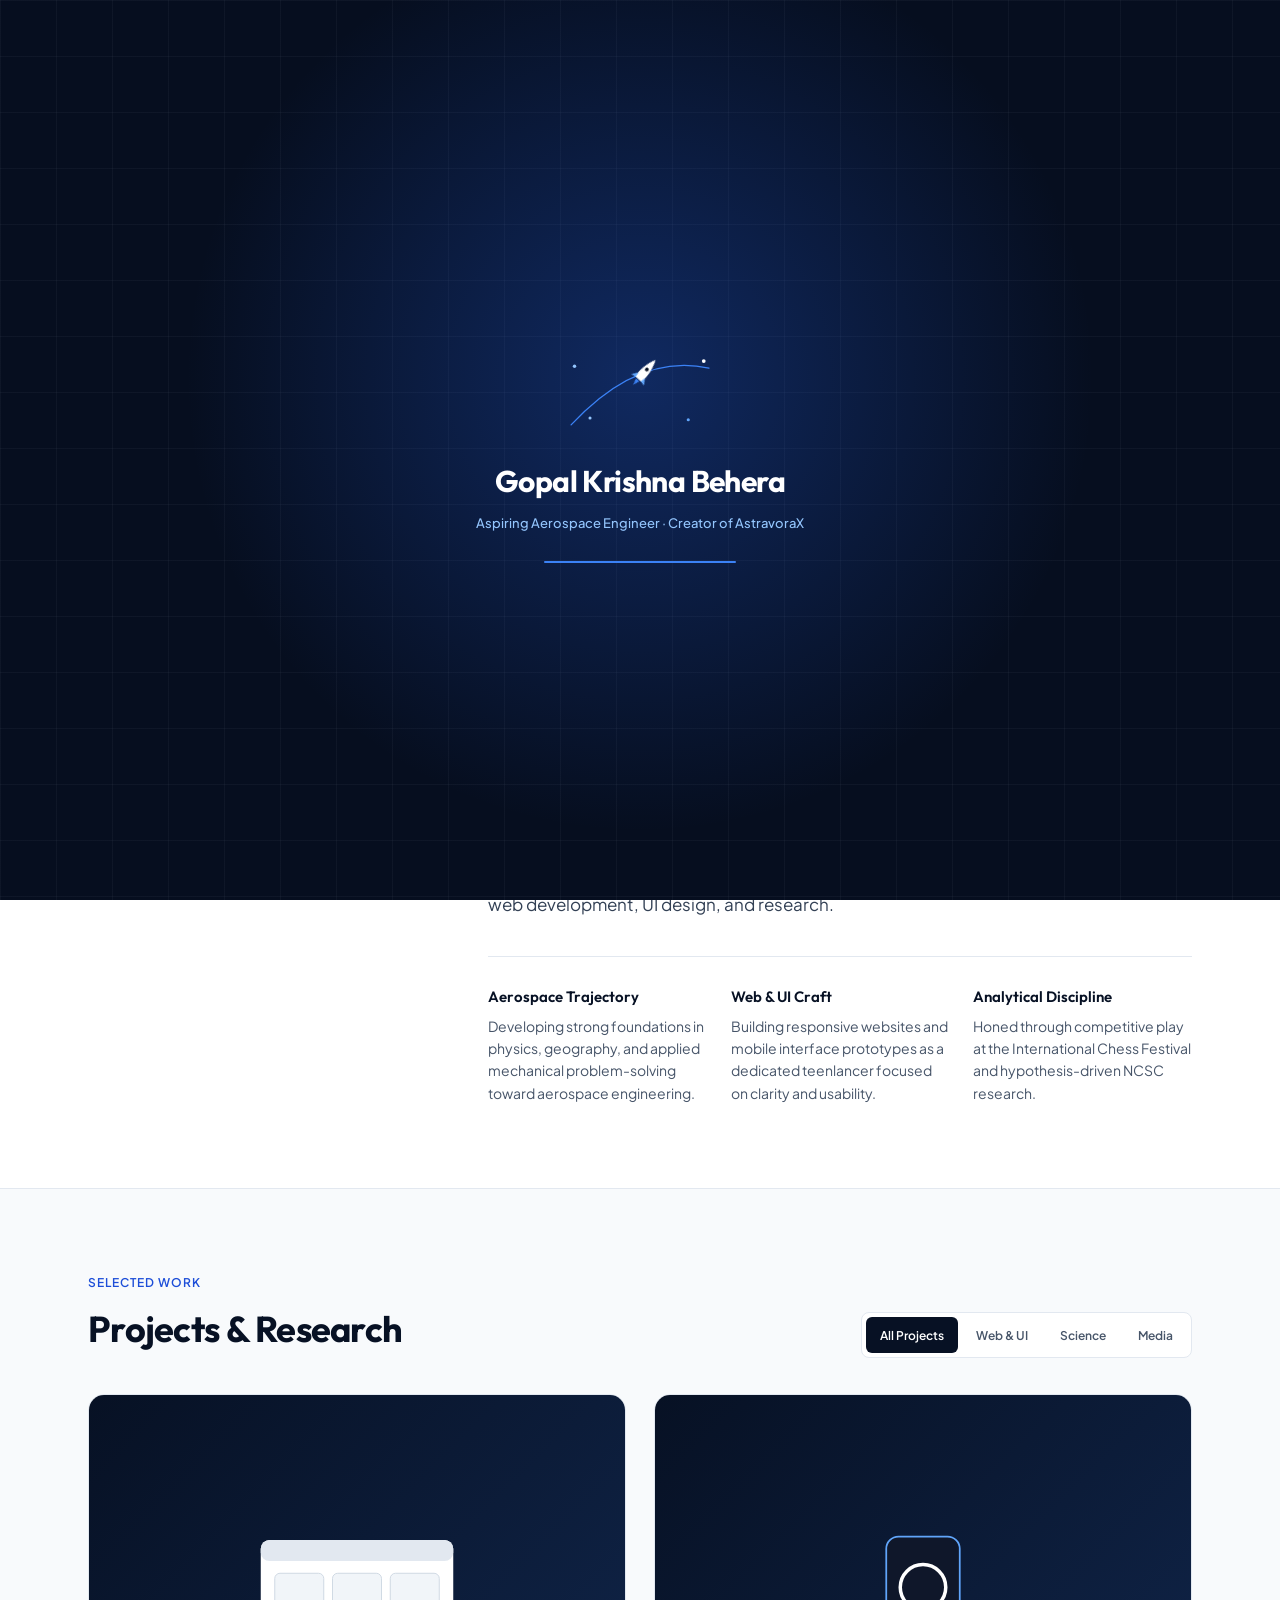
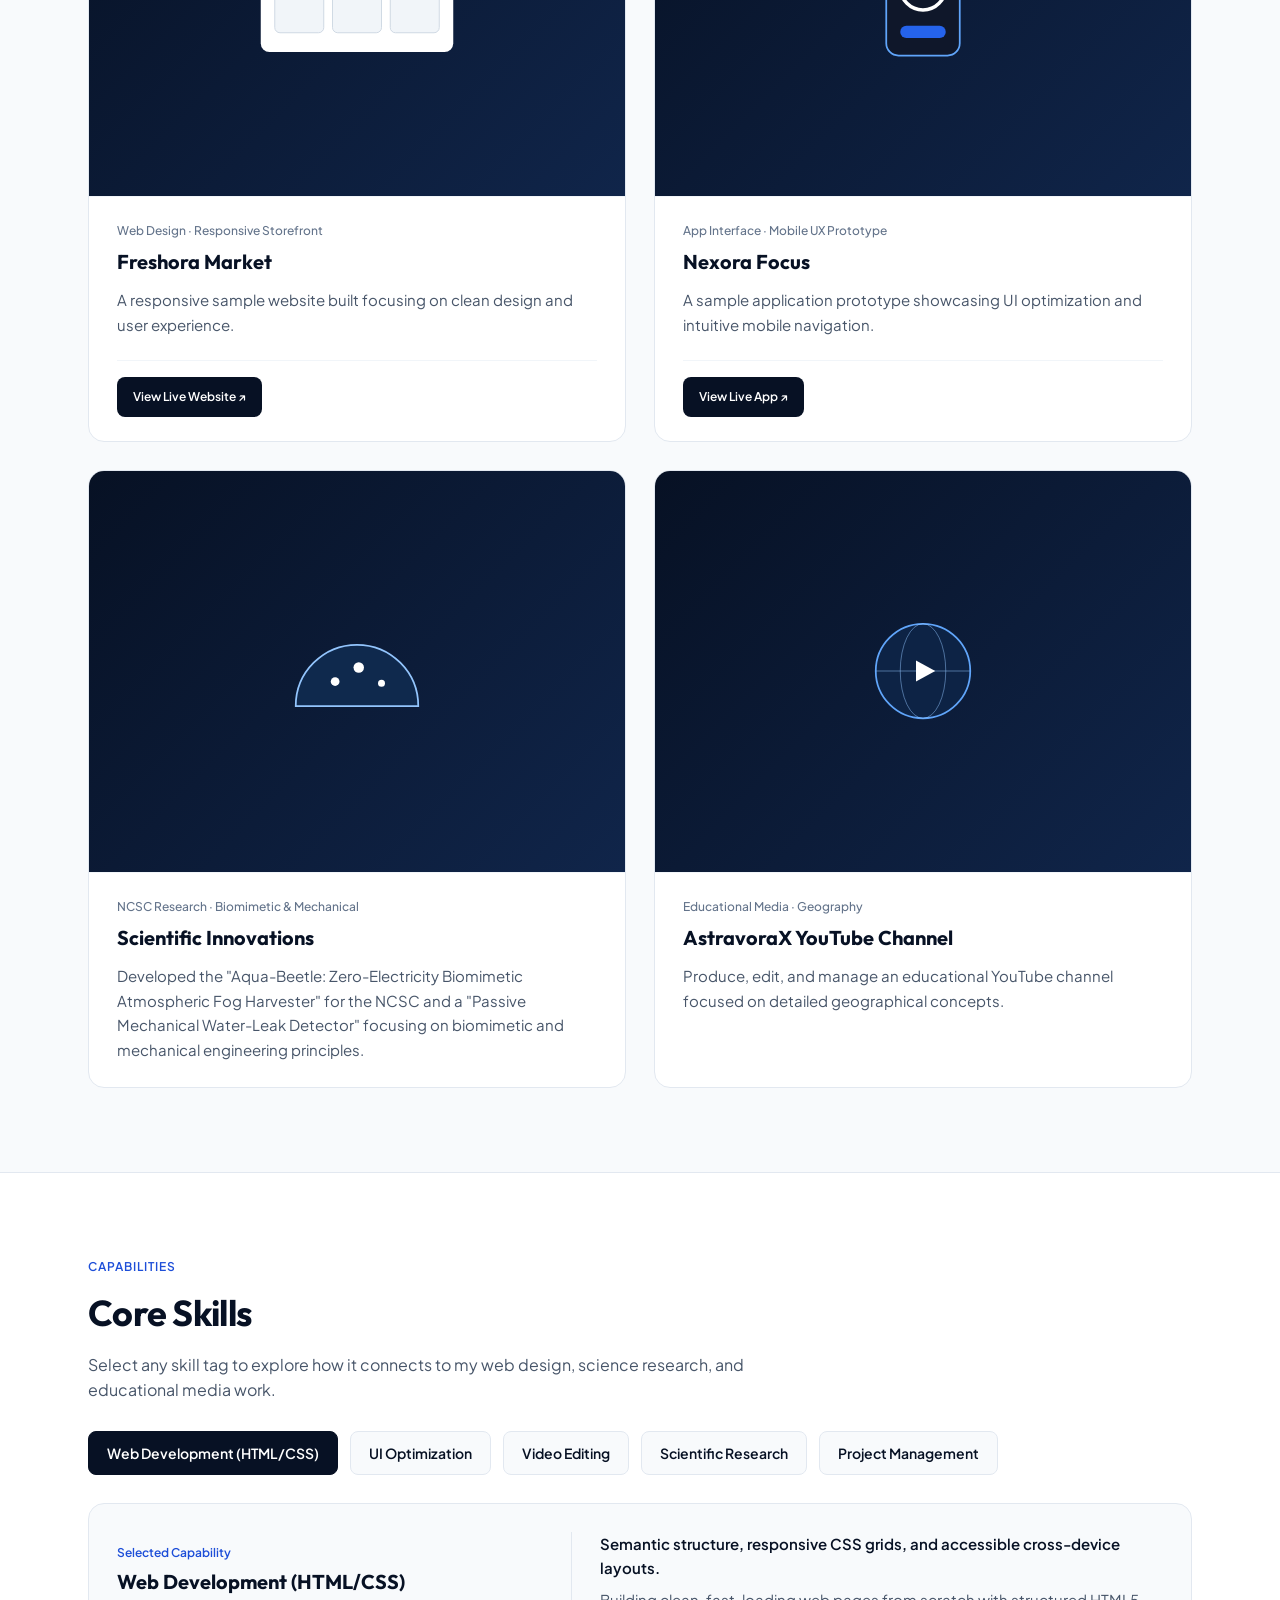
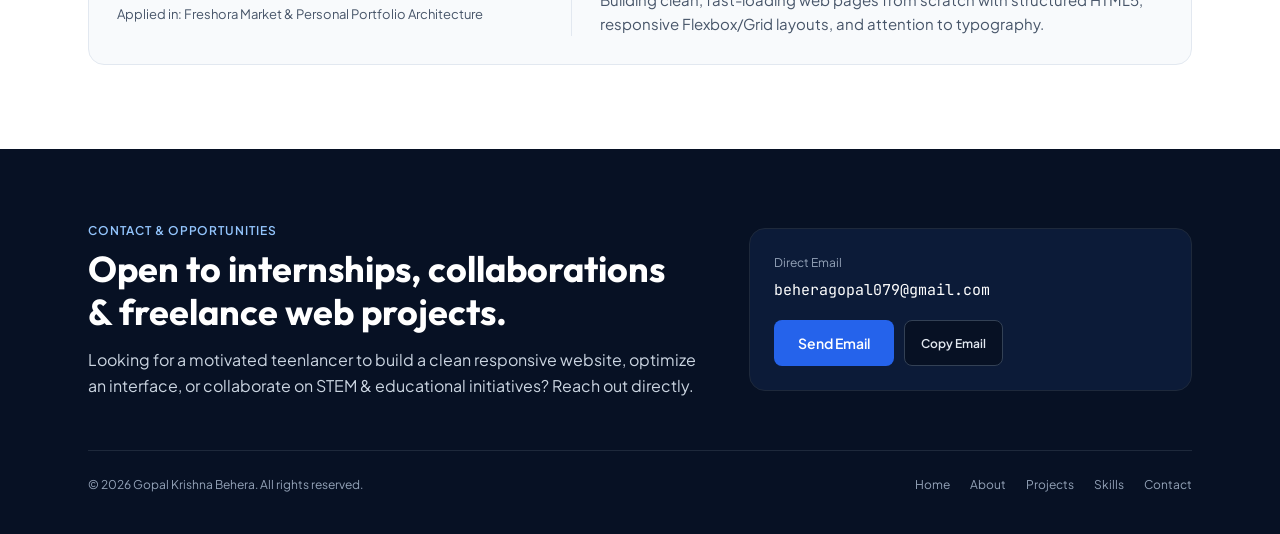
<file: public/gopal-portfolio.html>
<!DOCTYPE html>
<html lang="en">
  <head>
    <meta charset="UTF-8" />
    <meta name="viewport" content="width=device-width, initial-scale=1.0" />
    <title>Gopal Krishna Behera — Portfolio</title>
    <meta
      name="description"
      content="Personal portfolio of Gopal Krishna Behera: Class 9 student, aspiring aerospace engineer, web designer, and creator of AstravoraX."
    />
    <link rel="preconnect" href="https://fonts.googleapis.com" />
    <link rel="preconnect" href="https://fonts.gstatic.com" crossorigin />
    <link
      href="https://fonts.googleapis.com/css2?family=JetBrains+Mono:wght@400;500&family=Outfit:wght@500;600;700&family=Plus+Jakarta+Sans:wght@400;500;600;700&display=swap"
      rel="stylesheet"
    />
    <style>
      :root {
        --space-navy: #071124;
        --space-blue: #0c1b38;
        --cobalt: #2563eb;
        --cobalt-hover: #1d4ed8;
        --white: #ffffff;
        --surface-alt: #f8fafc;
        --border: #e2e8f0;
        --border-dark: #1e293b;
        --text-main: #0f172a;
        --text-muted: #475569;
        --text-light: #cbd5e1;
        --font-display: "Outfit", system-ui, -apple-system, sans-serif;
        --font-body: "Plus Jakarta Sans", system-ui, -apple-system, sans-serif;
        --font-mono: "JetBrains Mono", ui-monospace, monospace;
      }

      *,
      *::before,
      *::after {
        box-sizing: border-box;
      }

      html {
        scroll-behavior: smooth;
        font-family: var(--font-body);
        color: var(--text-main);
        background-color: var(--white);
        -webkit-font-smoothing: antialiased;
      }

      body {
        margin: 0;
        line-height: 1.6;
      }

      h1,
      h2,
      h3,
      h4 {
        margin: 0;
        font-family: var(--font-display);
        text-wrap: balance;
      }

      p {
        margin: 0;
      }

      a {
        color: inherit;
        text-decoration: none;
      }

      .container {
        width: 100%;
        max-width: 1152px;
        margin: 0 auto;
        padding: 0 24px;
      }

      /* Sticky Navigation Bar */
      .site-header {
        position: sticky;
        top: 0;
        z-index: 40;
        background: rgba(255, 255, 255, 0.96);
        backdrop-filter: blur(10px);
        border-bottom: 1px solid var(--border);
      }

      .nav-inner {
        display: flex;
        align-items: center;
        justify-content: space-between;
        gap: 32px;
        height: 64px;
      }

      .brand {
        font-family: var(--font-display);
        font-size: 1.125rem;
        font-weight: 700;
        letter-spacing: -0.02em;
        color: var(--space-navy);
        white-space: nowrap;
        flex-shrink: 0;
      }

      .nav-links {
        display: flex;
        align-items: center;
        gap: 28px;
        font-size: 0.875rem;
        font-weight: 500;
        color: var(--text-muted);
      }

      .nav-links a {
        position: relative;
        padding: 4px 0;
        white-space: nowrap;
        flex-shrink: 0;
        transition: color 150ms ease;
      }

      .nav-links a::after {
        content: "";
        position: absolute;
        left: 0;
        right: 0;
        bottom: -2px;
        height: 2px;
        background: var(--cobalt);
        transform: scaleX(0);
        transform-origin: left;
        transition: transform 150ms ease;
      }

      .nav-links a:hover,
      .nav-links a.active {
        color: var(--space-navy);
      }

      .nav-links a.active {
        font-weight: 600;
      }

      .nav-links a.active::after {
        transform: scaleX(1);
      }

      .nav-actions {
        display: flex;
        align-items: center;
        gap: 12px;
        flex-shrink: 0;
      }

      .nav-cta {
        display: inline-flex;
        align-items: center;
        justify-content: center;
        padding: 9px 16px;
        border-radius: 8px;
        background: var(--space-navy);
        color: var(--white);
        font-size: 0.75rem;
        font-weight: 600;
        white-space: nowrap;
        transition: background-color 150ms ease;
      }

      .nav-cta:hover {
        background: var(--cobalt-hover);
      }

      .menu-toggle {
        display: none;
        width: 44px;
        height: 44px;
        border: 1px solid var(--border);
        border-radius: 8px;
        background: var(--white);
        color: var(--text-main);
        cursor: pointer;
        align-items: center;
        justify-content: center;
      }

      .mobile-drawer {
        display: none;
        border-top: 1px solid var(--border);
        background: var(--white);
        padding: 12px 24px 16px;
      }

      .mobile-drawer.open {
        display: block;
      }

      .mobile-drawer a {
        display: flex;
        align-items: center;
        min-height: 44px;
        padding: 0 12px;
        border-radius: 8px;
        font-size: 0.9375rem;
        font-weight: 500;
        color: var(--text-main);
      }

      .mobile-drawer a:hover {
        background: var(--surface-alt);
      }

      /* Hero Section */
      .hero {
        background: var(--space-navy);
        color: var(--white);
        padding: 72px 0 64px;
        background-image:
          radial-gradient(circle at 20% 20%, rgba(37, 99, 235, 0.25), transparent 45%),
          linear-gradient(to right, rgba(148, 163, 184, 0.06) 1px, transparent 1px),
          linear-gradient(to bottom, rgba(148, 163, 184, 0.06) 1px, transparent 1px);
        background-size: 100% 100%, 64px 64px, 64px 64px;
      }

      .hero-split {
        display: grid;
        grid-template-columns: 1.25fr 1fr;
        gap: 48px;
        align-items: stretch;
      }

      .hero-kicker {
        font-size: 0.875rem;
        font-weight: 500;
        color: #93c5fd;
      }

      .hero h1 {
        margin-top: 14px;
        font-size: clamp(2.25rem, 4.5vw, 3.5rem);
        font-weight: 700;
        line-height: 1.08;
        letter-spacing: -0.02em;
        max-width: 16ch;
      }

      .hero-lead {
        margin-top: 20px;
        max-width: 56ch;
        font-size: 1.0625rem;
        line-height: 1.65;
        color: var(--text-light);
      }

      .hero-cta-wrap {
        margin-top: 32px;
      }

      .btn-primary {
        display: inline-flex;
        align-items: center;
        justify-content: center;
        gap: 8px;
        min-height: 44px;
        padding: 12px 24px;
        border-radius: 8px;
        background: var(--cobalt);
        color: var(--white);
        font-size: 0.875rem;
        font-weight: 600;
        border: none;
        cursor: pointer;
        transition: background-color 150ms ease;
      }

      .btn-primary:hover {
        background: #3b82f6;
      }

      .hero-visual {
        border-radius: 16px;
        border: 1px solid rgba(148, 163, 184, 0.22);
        background: linear-gradient(145deg, #0b1933 0%, #091429 100%);
        display: flex;
        align-items: center;
        justify-content: center;
        padding: 28px;
        min-height: 300px;
      }

      .hero-highlights {
        margin-top: 48px;
        padding-top: 32px;
        border-top: 1px solid var(--border-dark);
        display: grid;
        grid-template-columns: repeat(4, minmax(0, 1fr));
        gap: 24px;
      }

      .highlight-label {
        font-family: var(--font-mono);
        font-size: 0.75rem;
        color: #93c5fd;
      }

      .highlight-title {
        margin-top: 6px;
        font-family: var(--font-display);
        font-size: 1rem;
        font-weight: 600;
        color: var(--white);
      }

      .highlight-sub {
        margin-top: 2px;
        font-size: 0.875rem;
        color: #94a3b8;
      }

      /* Section Shared Styles */
      .section {
        padding: 84px 0;
      }

      .section-alt {
        background: var(--surface-alt);
        border-top: 1px solid var(--border);
        border-bottom: 1px solid var(--border);
      }

      .section-kicker {
        font-size: 0.75rem;
        font-weight: 600;
        letter-spacing: 0.08em;
        text-transform: uppercase;
        color: var(--cobalt-hover);
      }

      .section-title {
        margin-top: 8px;
        font-size: clamp(1.75rem, 3vw, 2.25rem);
        font-weight: 700;
        letter-spacing: -0.02em;
        color: var(--space-navy);
      }

      /* About Section */
      .about-grid {
        display: grid;
        grid-template-columns: 1fr 2fr;
        gap: 48px;
      }

      .about-copy {
        font-size: 1.0625rem;
        line-height: 1.75;
        color: #334155;
        max-width: 66ch;
      }

      .about-pillars {
        margin-top: 36px;
        padding-top: 28px;
        border-top: 1px solid var(--border);
        display: grid;
        grid-template-columns: repeat(3, minmax(0, 1fr));
        gap: 24px;
      }

      .pillar-title {
        font-size: 0.9375rem;
        font-weight: 600;
        color: var(--space-navy);
      }

      .pillar-text {
        margin-top: 6px;
        font-size: 0.875rem;
        line-height: 1.6;
        color: var(--text-muted);
      }

      /* Projects Section */
      .projects-header {
        display: flex;
        flex-wrap: wrap;
        align-items: flex-end;
        justify-content: space-between;
        gap: 24px;
      }

      .filter-tabs {
        display: inline-flex;
        flex-wrap: wrap;
        gap: 4px;
        padding: 4px;
        background: var(--white);
        border: 1px solid var(--border);
        border-radius: 8px;
      }

      .filter-btn {
        min-height: 36px;
        padding: 6px 14px;
        border: none;
        border-radius: 6px;
        background: transparent;
        color: var(--text-muted);
        font-family: var(--font-body);
        font-size: 0.75rem;
        font-weight: 600;
        cursor: pointer;
        white-space: nowrap;
        transition: background-color 150ms ease, color 150ms ease;
      }

      .filter-btn:hover {
        color: var(--space-navy);
        background: var(--surface-alt);
      }

      .filter-btn.active {
        background: var(--space-navy);
        color: var(--white);
      }

      .projects-grid {
        margin-top: 36px;
        display: grid;
        grid-template-columns: repeat(2, minmax(0, 1fr));
        gap: 28px;
      }

      .project-card {
        display: flex;
        flex-direction: column;
        background: var(--white);
        border: 1px solid var(--border);
        border-radius: 16px;
        overflow: hidden;
        transition:
          transform 200ms cubic-bezier(0.16, 1, 0.3, 1),
          box-shadow 200ms cubic-bezier(0.16, 1, 0.3, 1),
          border-color 200ms ease;
      }

      .project-card:hover {
        transform: translate3d(0, -4px, 0);
        border-color: #cbd5e1;
        box-shadow: 0 18px 34px -16px rgba(7, 17, 36, 0.16);
      }

      .project-card.hidden {
        display: none;
      }

      .project-media {
        aspect-ratio: 4 / 3;
        background: linear-gradient(135deg, #071124 0%, #10254a 100%);
        border-bottom: 1px solid #f1f5f9;
        display: flex;
        align-items: center;
        justify-content: center;
        padding: 24px;
        overflow: hidden;
      }

      .project-media svg {
        transition: transform 350ms cubic-bezier(0.16, 1, 0.3, 1);
      }

      .project-card:hover .project-media svg {
        transform: scale(1.045);
      }

      .project-body {
        display: flex;
        flex: 1;
        flex-direction: column;
        padding: 24px 28px;
      }

      .project-kicker {
        font-size: 0.75rem;
        font-weight: 500;
        color: #64748b;
      }

      .project-title {
        margin-top: 6px;
        font-size: 1.25rem;
        font-weight: 700;
        color: var(--space-navy);
      }

      .project-desc {
        margin-top: 10px;
        flex: 1;
        font-size: 0.9375rem;
        line-height: 1.65;
        color: var(--text-muted);
      }

      .project-actions {
        margin-top: 22px;
        padding-top: 16px;
        border-top: 1px solid #f1f5f9;
        display: flex;
        flex-wrap: wrap;
        gap: 10px;
      }

      .btn-card {
        display: inline-flex;
        align-items: center;
        justify-content: center;
        gap: 6px;
        min-height: 40px;
        padding: 8px 16px;
        border-radius: 8px;
        background: var(--space-navy);
        color: var(--white);
        font-family: var(--font-body);
        font-size: 0.75rem;
        font-weight: 600;
        border: none;
        cursor: pointer;
        white-space: nowrap;
        transition: background-color 150ms ease;
      }

      .btn-card:hover {
        background: var(--cobalt-hover);
      }

      .btn-card-secondary {
        background: var(--white);
        color: #334155;
        border: 1px solid var(--border);
      }

      .btn-card-secondary:hover {
        background: var(--surface-alt);
        border-color: #cbd5e1;
      }

      /* Skills Section */
      .skills-intro {
        margin-top: 10px;
        max-width: 56ch;
        font-size: 1rem;
        color: var(--text-muted);
      }

      .skills-tags {
        margin-top: 28px;
        display: flex;
        flex-wrap: wrap;
        gap: 12px;
      }

      .skill-tag {
        min-height: 44px;
        padding: 10px 18px;
        border-radius: 8px;
        border: 1px solid var(--border);
        background: var(--surface-alt);
        color: var(--space-navy);
        font-family: var(--font-body);
        font-size: 0.875rem;
        font-weight: 600;
        cursor: pointer;
        white-space: nowrap;
        transition: background-color 150ms ease, color 150ms ease, border-color 150ms ease;
      }

      .skill-tag:hover {
        border-color: #93c5fd;
        background: #eff6ff;
      }

      .skill-tag.active {
        background: var(--space-navy);
        border-color: var(--space-navy);
        color: var(--white);
      }

      .skill-detail {
        margin-top: 28px;
        padding: 28px;
        border-radius: 16px;
        border: 1px solid var(--border);
        background: var(--surface-alt);
        display: grid;
        grid-template-columns: 1fr 1.4fr;
        gap: 32px;
        align-items: center;
      }

      .skill-detail-meta {
        font-size: 0.75rem;
        font-weight: 600;
        color: var(--cobalt-hover);
      }

      .skill-detail-name {
        margin-top: 4px;
        font-size: 1.25rem;
        font-weight: 700;
        color: var(--space-navy);
      }

      .skill-detail-applied {
        margin-top: 6px;
        font-size: 0.8125rem;
        color: var(--text-muted);
      }

      .skill-detail-body {
        border-left: 1px solid var(--border);
        padding-left: 28px;
      }

      .skill-detail-focus {
        font-size: 0.9375rem;
        font-weight: 600;
        color: var(--space-navy);
      }

      .skill-detail-desc {
        margin-top: 8px;
        font-size: 0.9375rem;
        color: var(--text-muted);
      }

      /* Contact Footer */
      .site-footer {
        background: var(--space-navy);
        color: var(--white);
        padding: 72px 0 40px;
      }

      .footer-grid {
        display: grid;
        grid-template-columns: 1.4fr 1fr;
        gap: 40px;
        align-items: center;
      }

      .footer-title {
        margin-top: 8px;
        font-size: clamp(1.625rem, 3vw, 2.25rem);
        font-weight: 700;
        line-height: 1.18;
      }

      .footer-copy {
        margin-top: 14px;
        max-width: 52ch;
        color: var(--text-light);
        font-size: 1rem;
      }

      .contact-card {
        background: var(--space-blue);
        border: 1px solid var(--border-dark);
        border-radius: 16px;
        padding: 24px;
      }

      .contact-label {
        font-size: 0.75rem;
        color: #94a3b8;
      }

      .contact-email {
        margin-top: 6px;
        font-family: var(--font-mono);
        font-size: 0.9375rem;
        color: var(--white);
        word-break: break-all;
      }

      .contact-actions {
        margin-top: 18px;
        display: flex;
        flex-wrap: wrap;
        gap: 10px;
      }

      .btn-copy {
        display: inline-flex;
        align-items: center;
        justify-content: center;
        min-height: 42px;
        padding: 8px 16px;
        border-radius: 8px;
        background: var(--space-navy);
        border: 1px solid #334155;
        color: #e2e8f0;
        font-family: var(--font-body);
        font-size: 0.75rem;
        font-weight: 600;
        cursor: pointer;
        transition: border-color 150ms ease, color 150ms ease;
      }

      .btn-copy:hover {
        border-color: #64748b;
        color: var(--white);
      }

      .footer-bottom {
        margin-top: 52px;
        padding-top: 24px;
        border-top: 1px solid var(--border-dark);
        display: flex;
        flex-wrap: wrap;
        justify-content: space-between;
        gap: 16px;
        font-size: 0.75rem;
        color: #94a3b8;
      }

      .footer-nav {
        display: flex;
        flex-wrap: wrap;
        gap: 20px;
      }

      .footer-nav a:hover {
        color: var(--white);
      }

      @media (max-width: 960px) {
        .hero-split,
        .about-grid,
        .footer-grid,
        .skill-detail {
          grid-template-columns: 1fr;
        }

        .skill-detail-body {
          border-left: none;
          padding-left: 0;
          border-top: 1px solid var(--border);
          padding-top: 18px;
        }

        .hero-highlights {
          grid-template-columns: repeat(2, minmax(0, 1fr));
        }
      }

      @media (max-width: 768px) {
        .nav-links,
        .nav-cta {
          display: none;
        }

        .menu-toggle {
          display: inline-flex;
        }

        .projects-grid,
        .about-pillars {
          grid-template-columns: 1fr;
        }

        .hero-highlights {
          grid-template-columns: 1fr;
        }
      }

      /* Opening Splash Screen (2.5s Aerospace Intro) */
      .splash-screen {
        position: fixed;
        inset: 0;
        z-index: 100;
        display: flex;
        flex-direction: column;
        align-items: center;
        justify-content: center;
        padding: 24px;
        background-color: #060e1f;
        background-image:
          radial-gradient(circle at 50% 42%, rgba(37, 99, 235, 0.32), transparent 55%),
          linear-gradient(to right, rgba(148, 163, 184, 0.06) 1px, transparent 1px),
          linear-gradient(to bottom, rgba(148, 163, 184, 0.06) 1px, transparent 1px);
        background-size: 100% 100%, 56px 56px, 56px 56px;
        color: var(--white);
        text-align: center;
        transition: opacity 550ms cubic-bezier(0.16, 1, 0.3, 1);
      }

      .splash-screen.fade-out {
        opacity: 0;
        pointer-events: none;
      }

      .splash-screen.is-gone {
        display: none;
      }

      .splash-inner {
        width: 100%;
        max-width: 420px;
        display: flex;
        flex-direction: column;
        align-items: center;
      }

      .splash-name {
        margin-top: 8px;
        font-family: var(--font-display);
        font-size: clamp(1.5rem, 4vw, 1.875rem);
        font-weight: 700;
        letter-spacing: -0.02em;
        opacity: 0;
        animation: splashReveal 700ms cubic-bezier(0.16, 1, 0.3, 1) 250ms forwards;
      }

      .splash-sub {
        margin-top: 8px;
        font-size: 0.8125rem;
        font-weight: 500;
        color: #93c5fd;
        opacity: 0;
        animation: splashReveal 700ms cubic-bezier(0.16, 1, 0.3, 1) 450ms forwards;
      }

      .splash-track {
        margin-top: 28px;
        width: 192px;
        height: 2px;
        border-radius: 999px;
        background: #1e293b;
        overflow: hidden;
      }

      .splash-fill {
        width: 100%;
        height: 100%;
        background: #3b82f6;
        transform: scaleX(0);
        transform-origin: left center;
        animation: splashProgress 2.35s cubic-bezier(0.22, 1, 0.36, 1) forwards;
      }

      .splash-star {
        animation: splashStarPulse 2.2s ease-in-out infinite;
        transform-origin: center;
      }

      .splash-orbit {
        stroke-dasharray: 320;
        stroke-dashoffset: 320;
        animation: splashOrbitDraw 1.6s cubic-bezier(0.16, 1, 0.3, 1) forwards;
      }

      .splash-rocket {
        animation: splashRocketAscend 2.1s cubic-bezier(0.16, 1, 0.3, 1) forwards;
      }

      @keyframes splashStarPulse {
        0%,
        100% {
          opacity: 0.25;
          transform: scale(0.88);
        }
        50% {
          opacity: 0.95;
          transform: scale(1.18);
        }
      }

      @keyframes splashOrbitDraw {
        from {
          stroke-dashoffset: 320;
        }
        to {
          stroke-dashoffset: 0;
        }
      }

      @keyframes splashRocketAscend {
        0% {
          opacity: 0;
          transform: translate3d(-18px, 18px, 0) scale(0.88);
        }
        20% {
          opacity: 1;
        }
        100% {
          opacity: 1;
          transform: translate3d(14px, -14px, 0) scale(1);
        }
      }

      @keyframes splashReveal {
        from {
          opacity: 0;
          transform: translate3d(0, 12px, 0);
        }
        to {
          opacity: 1;
          transform: translate3d(0, 0, 0);
        }
      }

      @keyframes splashProgress {
        from {
          transform: scaleX(0);
        }
        to {
          transform: scaleX(1);
        }
      }

      /* Scroll-Reveal Animation */
      .reveal-section {
        opacity: 0;
        transform: translate3d(0, 22px, 0);
        transition:
          opacity 600ms cubic-bezier(0.16, 1, 0.3, 1),
          transform 600ms cubic-bezier(0.16, 1, 0.3, 1);
      }

      .reveal-section.is-visible {
        opacity: 1;
        transform: translate3d(0, 0, 0);
      }

      @media (prefers-reduced-motion: reduce) {
        html {
          scroll-behavior: auto;
        }
        .reveal-section {
          opacity: 1;
          transform: none;
        }
        *,
        *::before,
        *::after {
          animation-duration: 0.01ms !important;
          animation-iteration-count: 1 !important;
          transition-duration: 0.01ms !important;
        }
      }
    </style>
  </head>
  <body>
    <div id="splashScreen" class="splash-screen" aria-label="Opening aerospace intro">
      <div class="splash-inner">
        <svg viewBox="0 0 220 130" width="192" height="112" fill="none" aria-hidden="true">
          <circle cx="34" cy="34" r="2" fill="#93C5FD" class="splash-star" />
          <circle cx="184" cy="28" r="2.2" fill="#FFFFFF" class="splash-star" style="animation-delay: 350ms" />
          <circle cx="166" cy="96" r="1.8" fill="#60A5FA" class="splash-star" style="animation-delay: 700ms" />
          <circle cx="52" cy="94" r="1.8" fill="#93C5FD" class="splash-star" style="animation-delay: 500ms" />
          <path d="M 30 102 Q 108 18 190 36" stroke="#3B82F6" stroke-width="1.5" stroke-linecap="round" class="splash-orbit" />
          <g class="splash-rocket">
            <g transform="translate(102, 54) rotate(42)">
              <path d="M0 -18 C5 -8 6 4 5 12 L-5 12 C-6 4 -5 -8 0 -18 Z" fill="#FFFFFF" />
              <path d="M-5 6 L-10 13 L-4 12 Z" fill="#60A5FA" />
              <path d="M5 6 L10 13 L4 12 Z" fill="#60A5FA" />
              <circle cx="0" cy="-3" r="2.2" fill="#071124" />
              <path d="M-2.5 13 L0 21 L2.5 13 Z" fill="#3B82F6" />
            </g>
          </g>
        </svg>
        <p class="splash-name">Gopal Krishna Behera</p>
        <p class="splash-sub">Aspiring Aerospace Engineer · Creator of AstravoraX</p>
        <div class="splash-track"><div class="splash-fill"></div></div>
      </div>
    </div>

    <header class="site-header">
      <div class="container nav-inner">
        <a href="#home" class="brand">Gopal Krishna Behera</a>

        <nav class="nav-links" aria-label="Primary navigation">
          <a href="#home" class="active" data-nav="home">Home</a>
          <a href="#about" data-nav="about">About</a>
          <a href="#projects" data-nav="projects">Projects</a>
          <a href="#skills" data-nav="skills">Skills</a>
          <a href="#contact" data-nav="contact">Contact</a>
        </nav>

        <div class="nav-actions">
          <a href="#contact" class="nav-cta">Contact Me</a>
          <button
            type="button"
            class="menu-toggle"
            id="menuToggle"
            aria-label="Toggle navigation menu"
            aria-expanded="false"
          >
            &#9776;
          </button>
        </div>
      </div>

      <nav class="mobile-drawer" id="mobileDrawer" aria-label="Mobile navigation">
        <a href="#home">Home</a>
        <a href="#about">About</a>
        <a href="#projects">Projects</a>
        <a href="#skills">Skills</a>
        <a href="#contact">Contact</a>
      </nav>
    </header>

    <main>
      <section id="home" class="hero">
        <div class="container">
          <div class="hero-split">
            <div>
              <p class="hero-kicker">
                Class 9 Student | Aspiring Aerospace Engineer | Creator of AstravoraX
              </p>
              <h1>Gopal Krishna Behera</h1>
              <p class="hero-lead">
                Building clean web experiences, biomimetic science prototypes for NCSC, and
                educational geography media—combining analytical discipline with practical design.
              </p>
              <div class="hero-cta-wrap">
                <a href="#projects" class="btn-primary">View My Work &rarr;</a>
              </div>
            </div>

            <div class="hero-visual" aria-hidden="true">
              <svg viewBox="0 0 320 220" width="100%" height="200" fill="none">
                <circle cx="160" cy="110" r="82" stroke="#2563EB" stroke-opacity="0.45" stroke-width="1.5" stroke-dasharray="4 4" />
                <ellipse cx="160" cy="110" rx="126" ry="44" transform="rotate(-18 160 110)" stroke="#60A5FA" stroke-opacity="0.7" stroke-width="1.5" />
                <circle cx="160" cy="110" r="34" fill="#0F264F" stroke="#93C5FD" stroke-width="1.5" />
                <path d="M160 52 L173 94 L208 110 L173 126 L160 168 L147 126 L112 110 L147 94 Z" fill="#FFFFFF" fill-opacity="0.92" />
                <circle cx="268" cy="70" r="5" fill="#60A5FA" />
              </svg>
            </div>
          </div>

          <div class="hero-highlights">
            <div>
              <p class="highlight-label">01 / Academics</p>
              <p class="highlight-title">Siddhivinayak Public School</p>
              <p class="highlight-sub">Class 9 Student</p>
            </div>
            <div>
              <p class="highlight-label">02 / Science</p>
              <p class="highlight-title">NCSC Science Congress</p>
              <p class="highlight-sub">Biomimetic &amp; Mechanical Research</p>
            </div>
            <div>
              <p class="highlight-label">03 / Strategy</p>
              <p class="highlight-title">International Chess Festival</p>
              <p class="highlight-sub">Competitive Player</p>
            </div>
            <div>
              <p class="highlight-label">04 / Media</p>
              <p class="highlight-title">AstravoraX Channel</p>
              <p class="highlight-sub">Educational Geography Creator</p>
            </div>
          </div>
        </div>
      </section>

      <section id="about" class="section reveal-section">
        <div class="container about-grid">
          <div>
            <p class="section-kicker">About Me</p>
            <h2 class="section-title">Curious mind, structured builder.</h2>
          </div>

          <div>
            <p class="about-copy">
              I am a Class 9 student at Siddhivinayak Public School with a deep passion for science,
              technology, and geography. Whether I am competing in NCSC science congresses, playing
              at the International Chess Festival, or creating geography content for my YouTube
              channel, AstravoraX, I am always eager to learn and build new things. My ultimate goal
              is to become an aerospace engineer, and I am currently building my skills in web
              development, UI design, and research.
            </p>

            <div class="about-pillars">
              <div>
                <h3 class="pillar-title">Aerospace Trajectory</h3>
                <p class="pillar-text">
                  Developing strong foundations in physics, geography, and applied mechanical
                  problem-solving toward aerospace engineering.
                </p>
              </div>
              <div>
                <h3 class="pillar-title">Web &amp; UI Craft</h3>
                <p class="pillar-text">
                  Building responsive websites and mobile interface prototypes as a dedicated
                  teenlancer focused on clarity and usability.
                </p>
              </div>
              <div>
                <h3 class="pillar-title">Analytical Discipline</h3>
                <p class="pillar-text">
                  Honed through competitive play at the International Chess Festival and
                  hypothesis-driven NCSC research.
                </p>
              </div>
            </div>
          </div>
        </div>
      </section>

      <section id="projects" class="section section-alt reveal-section">
        <div class="container">
          <div class="projects-header">
            <div>
              <p class="section-kicker">Selected Work</p>
              <h2 class="section-title">Projects &amp; Research</h2>
            </div>

            <div class="filter-tabs" role="tablist" aria-label="Filter projects">
              <button type="button" class="filter-btn active" data-filter="all">All Projects</button>
              <button type="button" class="filter-btn" data-filter="web">Web &amp; UI</button>
              <button type="button" class="filter-btn" data-filter="science">Science</button>
              <button type="button" class="filter-btn" data-filter="media">Media</button>
            </div>
          </div>

          <div class="projects-grid">
            <article class="project-card" data-category="web">
              <div class="project-media" aria-hidden="true">
                <svg viewBox="0 0 260 160" width="100%" height="140" fill="none">
                  <rect x="20" y="16" width="220" height="128" rx="10" fill="#FFFFFF" />
                  <rect x="20" y="16" width="220" height="24" rx="10" fill="#E2E8F0" />
                  <rect x="36" y="54" width="56" height="68" rx="6" fill="#F1F5F9" stroke="#CBD5E1" />
                  <rect x="102" y="54" width="56" height="68" rx="6" fill="#F1F5F9" stroke="#CBD5E1" />
                  <rect x="168" y="54" width="56" height="68" rx="6" fill="#F1F5F9" stroke="#CBD5E1" />
                </svg>
              </div>
              <div class="project-body">
                <p class="project-kicker">Web Design · Responsive Storefront</p>
                <h3 class="project-title">Freshora Market</h3>
                <p class="project-desc">
                  A responsive sample website built focusing on clean design and user experience.
                </p>
                <div class="project-actions">
                  <a
                    href="https://freshora-market.netlify.app/"
                    target="_blank"
                    rel="noopener noreferrer"
                    class="btn-card"
                  >
                    View Live Website &#8599;
                  </a>
                </div>
              </div>
            </article>

            <article class="project-card" data-category="web">
              <div class="project-media" aria-hidden="true">
                <svg viewBox="0 0 260 160" width="100%" height="140" fill="none">
                  <rect x="88" y="12" width="84" height="136" rx="14" fill="#0F172A" stroke="#60A5FA" stroke-width="2" />
                  <circle cx="130" cy="70" r="26" stroke="#FFFFFF" stroke-width="4" />
                  <rect x="104" y="114" width="52" height="14" rx="7" fill="#2563EB" />
                </svg>
              </div>
              <div class="project-body">
                <p class="project-kicker">App Interface · Mobile UX Prototype</p>
                <h3 class="project-title">Nexora Focus</h3>
                <p class="project-desc">
                  A sample application prototype showcasing UI optimization and intuitive mobile
                  navigation.
                </p>
                <div class="project-actions">
                  <a
                    href="https://nexora-focus.netlify.app/"
                    target="_blank"
                    rel="noopener noreferrer"
                    class="btn-card"
                  >
                    View Live App &#8599;
                  </a>
                </div>
              </div>
            </article>

            <article class="project-card" data-category="science">
              <div class="project-media" aria-hidden="true">
                <svg viewBox="0 0 260 160" width="100%" height="140" fill="none">
                  <path d="M60 120 A70 70 0 0 1 200 120 Z" stroke="#93C5FD" stroke-width="2" fill="#0F294D" />
                  <circle cx="105" cy="92" r="5" fill="#FFFFFF" />
                  <circle cx="132" cy="76" r="6" fill="#FFFFFF" />
                  <circle cx="158" cy="94" r="4" fill="#FFFFFF" />
                </svg>
              </div>
              <div class="project-body">
                <p class="project-kicker">NCSC Research · Biomimetic &amp; Mechanical</p>
                <h3 class="project-title">Scientific Innovations</h3>
                <p class="project-desc">
                  Developed the "Aqua-Beetle: Zero-Electricity Biomimetic Atmospheric Fog Harvester"
                  for the NCSC and a "Passive Mechanical Water-Leak Detector" focusing on biomimetic
                  and mechanical engineering principles.
                </p>
              </div>
            </article>

            <article class="project-card" data-category="media">
              <div class="project-media" aria-hidden="true">
                <svg viewBox="0 0 260 160" width="100%" height="140" fill="none">
                  <circle cx="130" cy="80" r="54" fill="#0D2345" stroke="#60A5FA" stroke-width="2" />
                  <ellipse cx="130" cy="80" rx="26" ry="54" stroke="#93C5FD" stroke-opacity="0.55" />
                  <line x1="76" y1="80" x2="184" y2="80" stroke="#93C5FD" stroke-opacity="0.55" />
                  <polygon points="122,68 144,80 122,92" fill="#FFFFFF" />
                </svg>
              </div>
              <div class="project-body">
                <p class="project-kicker">Educational Media · Geography</p>
                <h3 class="project-title">AstravoraX YouTube Channel</h3>
                <p class="project-desc">
                  Produce, edit, and manage an educational YouTube channel focused on detailed
                  geographical concepts.
                </p>
              </div>
            </article>
          </div>
        </div>
      </section>

      <section id="skills" class="section reveal-section">
        <div class="container">
          <p class="section-kicker">Capabilities</p>
          <h2 class="section-title">Core Skills</h2>
          <p class="skills-intro">
            Select any skill tag to explore how it connects to my web design, science research, and
            educational media work.
          </p>

          <div class="skills-tags" role="tablist" aria-label="Skills">
            <button type="button" class="skill-tag active" data-skill="0">
              Web Development (HTML/CSS)
            </button>
            <button type="button" class="skill-tag" data-skill="1">UI Optimization</button>
            <button type="button" class="skill-tag" data-skill="2">Video Editing</button>
            <button type="button" class="skill-tag" data-skill="3">Scientific Research</button>
            <button type="button" class="skill-tag" data-skill="4">Project Management</button>
          </div>

          <div class="skill-detail" id="skillDetailPanel">
            <div>
              <p class="skill-detail-meta">Selected Capability</p>
              <h3 class="skill-detail-name" id="skillName">Web Development (HTML/CSS)</h3>
              <p class="skill-detail-applied" id="skillApplied">
                Applied in: Freshora Market &amp; Personal Portfolio Architecture
              </p>
            </div>
            <div class="skill-detail-body">
              <p class="skill-detail-focus" id="skillFocus">
                Semantic structure, responsive CSS grids, and accessible cross-device layouts.
              </p>
              <p class="skill-detail-desc" id="skillDesc">
                Building clean, fast-loading web pages from scratch with structured HTML5,
                responsive Flexbox/Grid layouts, and attention to typography.
              </p>
            </div>
          </div>
        </div>
      </section>
    </main>

    <footer id="contact" class="site-footer reveal-section">
      <div class="container">
        <div class="footer-grid">
          <div>
            <p class="section-kicker" style="color: #93c5fd">Contact &amp; Opportunities</p>
            <h2 class="footer-title">
              Open to internships, collaborations &amp; freelance web projects.
            </h2>
            <p class="footer-copy">
              Looking for a motivated teenlancer to build a clean responsive website, optimize an
              interface, or collaborate on STEM &amp; educational initiatives? Reach out directly.
            </p>
          </div>

          <div class="contact-card">
            <p class="contact-label">Direct Email</p>
            <p class="contact-email" id="contactEmail">beheragopal079@gmail.com</p>
            <div class="contact-actions">
              <a href="mailto:beheragopal079@gmail.com" class="btn-primary">Send Email</a>
              <button type="button" class="btn-copy" id="copyEmailBtn">Copy Email</button>
            </div>
          </div>
        </div>

        <div class="footer-bottom">
          <p>&copy; <span id="yearNow"></span> Gopal Krishna Behera. All rights reserved.</p>
          <div class="footer-nav">
            <a href="#home">Home</a>
            <a href="#about">About</a>
            <a href="#projects">Projects</a>
            <a href="#skills">Skills</a>
            <a href="#contact">Contact</a>
          </div>
        </div>
      </div>
    </footer>

    <script>
      (function () {
        // Opening Splash Screen (2.5 seconds visible, then smooth fade-out)
        var splash = document.getElementById("splashScreen");
        if (splash) {
          setTimeout(function () {
            splash.classList.add("fade-out");
            setTimeout(function () {
              splash.classList.add("is-gone");
            }, 560);
          }, 2500);
        }

        // Scroll-Reveal Sections
        var revealEls = document.querySelectorAll(".reveal-section");
        if ("IntersectionObserver" in window && revealEls.length > 0) {
          var revealObserver = new IntersectionObserver(
            function (entries) {
              entries.forEach(function (entry) {
                if (entry.isIntersecting) {
                  entry.target.classList.add("is-visible");
                  revealObserver.unobserve(entry.target);
                }
              });
            },
            { threshold: 0.12, rootMargin: "0px 0px -40px 0px" }
          );
          revealEls.forEach(function (el) {
            revealObserver.observe(el);
          });
        } else {
          revealEls.forEach(function (el) {
            el.classList.add("is-visible");
          });
        }

        // Year
        var yearEl = document.getElementById("yearNow");
        if (yearEl) yearEl.textContent = new Date().getFullYear();

        // Mobile Drawer
        var menuToggle = document.getElementById("menuToggle");
        var mobileDrawer = document.getElementById("mobileDrawer");
        if (menuToggle && mobileDrawer) {
          menuToggle.addEventListener("click", function () {
            var isOpen = mobileDrawer.classList.toggle("open");
            menuToggle.setAttribute("aria-expanded", String(isOpen));
          });

          mobileDrawer.querySelectorAll("a").forEach(function (link) {
            link.addEventListener("click", function () {
              mobileDrawer.classList.remove("open");
              menuToggle.setAttribute("aria-expanded", "false");
            });
          });
        }

        // Active Nav Link on Scroll
        var navLinks = document.querySelectorAll(".nav-links a[data-nav]");
        var sectionIds = ["home", "about", "projects", "skills", "contact"];
        if ("IntersectionObserver" in window) {
          var observer = new IntersectionObserver(
            function (entries) {
              entries.forEach(function (entry) {
                if (entry.isIntersecting) {
                  navLinks.forEach(function (link) {
                    link.classList.toggle(
                      "active",
                      link.getAttribute("data-nav") === entry.target.id
                    );
                  });
                }
              });
            },
            { rootMargin: "-30% 0px -55% 0px", threshold: 0 }
          );

          sectionIds.forEach(function (id) {
            var el = document.getElementById(id);
            if (el) observer.observe(el);
          });
        }

        // Project Category Filter
        var filterBtns = document.querySelectorAll(".filter-btn");
        var projectCards = document.querySelectorAll(".project-card");
        filterBtns.forEach(function (btn) {
          btn.addEventListener("click", function () {
            var filter = btn.getAttribute("data-filter");
            filterBtns.forEach(function (b) {
              b.classList.remove("active");
            });
            btn.classList.add("active");
            projectCards.forEach(function (card) {
              var cat = card.getAttribute("data-category");
              card.classList.toggle("hidden", filter !== "all" && cat !== filter);
            });
          });
        });

        // Interactive Skills Explorer
        var skillsData = [
          {
            name: "Web Development (HTML/CSS)",
            applied: "Applied in: Freshora Market & Personal Portfolio Architecture",
            focus: "Semantic structure, responsive CSS grids, and accessible cross-device layouts.",
            desc: "Building clean, fast-loading web pages from scratch with structured HTML5, responsive Flexbox/Grid layouts, and attention to typography."
          },
          {
            name: "UI Optimization",
            applied: "Applied in: Nexora Focus & Freshora Market",
            focus: "Visual hierarchy, mobile navigation clarity, and streamlined user flows.",
            desc: "Refining interface spacing, contrast, and touch targets so users can navigate web and mobile interfaces comfortably without clutter."
          },
          {
            name: "Video Editing",
            applied: "Applied in: AstravoraX YouTube Channel",
            focus: "Narrative pacing, educational motion graphics, and audio-visual clarity.",
            desc: "Transforming detailed geography research into crisp, engaging video lessons through structured editing, visual cues, and clean storytelling."
          },
          {
            name: "Scientific Research",
            applied: "Applied in: Aqua-Beetle Fog Harvester & Passive Mechanical Water-Leak Detector",
            focus: "Biomimicry, mechanical problem-solving, and NCSC experimental documentation.",
            desc: "Investigating natural systems and physical engineering principles to design zero-electricity solutions tested for science congresses."
          },
          {
            name: "Project Management",
            applied: "Applied in: NCSC Submissions, AstravoraX Production & Web Builds",
            focus: "Milestone planning, iterative prototyping, and multi-disciplinary execution.",
            desc: "Balancing academics, International Chess Festival preparation, YouTube publishing schedules, and web design deliverables with disciplined execution."
          }
        ];

        var skillButtons = document.querySelectorAll(".skill-tag");
        var skillName = document.getElementById("skillName");
        var skillApplied = document.getElementById("skillApplied");
        var skillFocus = document.getElementById("skillFocus");
        var skillDesc = document.getElementById("skillDesc");

        skillButtons.forEach(function (btn) {
          btn.addEventListener("click", function () {
            var idx = Number(btn.getAttribute("data-skill"));
            var item = skillsData[idx];
            if (!item) return;

            skillButtons.forEach(function (b) {
              b.classList.remove("active");
            });
            btn.classList.add("active");

            skillName.textContent = item.name;
            skillApplied.textContent = item.applied;
            skillFocus.textContent = item.focus;
            skillDesc.textContent = item.desc;
          });
        });

        // Copy Email Button
        var copyBtn = document.getElementById("copyEmailBtn");
        var emailEl = document.getElementById("contactEmail");
        if (copyBtn && emailEl) {
          function markCopied() {
            copyBtn.textContent = "Copied!";
            setTimeout(function () {
              copyBtn.textContent = "Copy Email";
            }, 2200);
          }
          function fallbackCopy(text) {
            var ta = document.createElement("textarea");
            ta.value = text;
            ta.setAttribute("readonly", "");
            ta.style.position = "fixed";
            ta.style.opacity = "0";
            document.body.appendChild(ta);
            ta.select();
            try {
              if (document.execCommand("copy")) markCopied();
            } finally {
              document.body.removeChild(ta);
            }
          }
          copyBtn.addEventListener("click", function () {
            var email = emailEl.textContent.trim();
            if (navigator.clipboard && navigator.clipboard.writeText) {
              navigator.clipboard.writeText(email).then(markCopied).catch(function () {
                fallbackCopy(email);
              });
            } else {
              fallbackCopy(email);
            }
          });
        }
      })();
    </script>
  </body>
</html>
</file>
